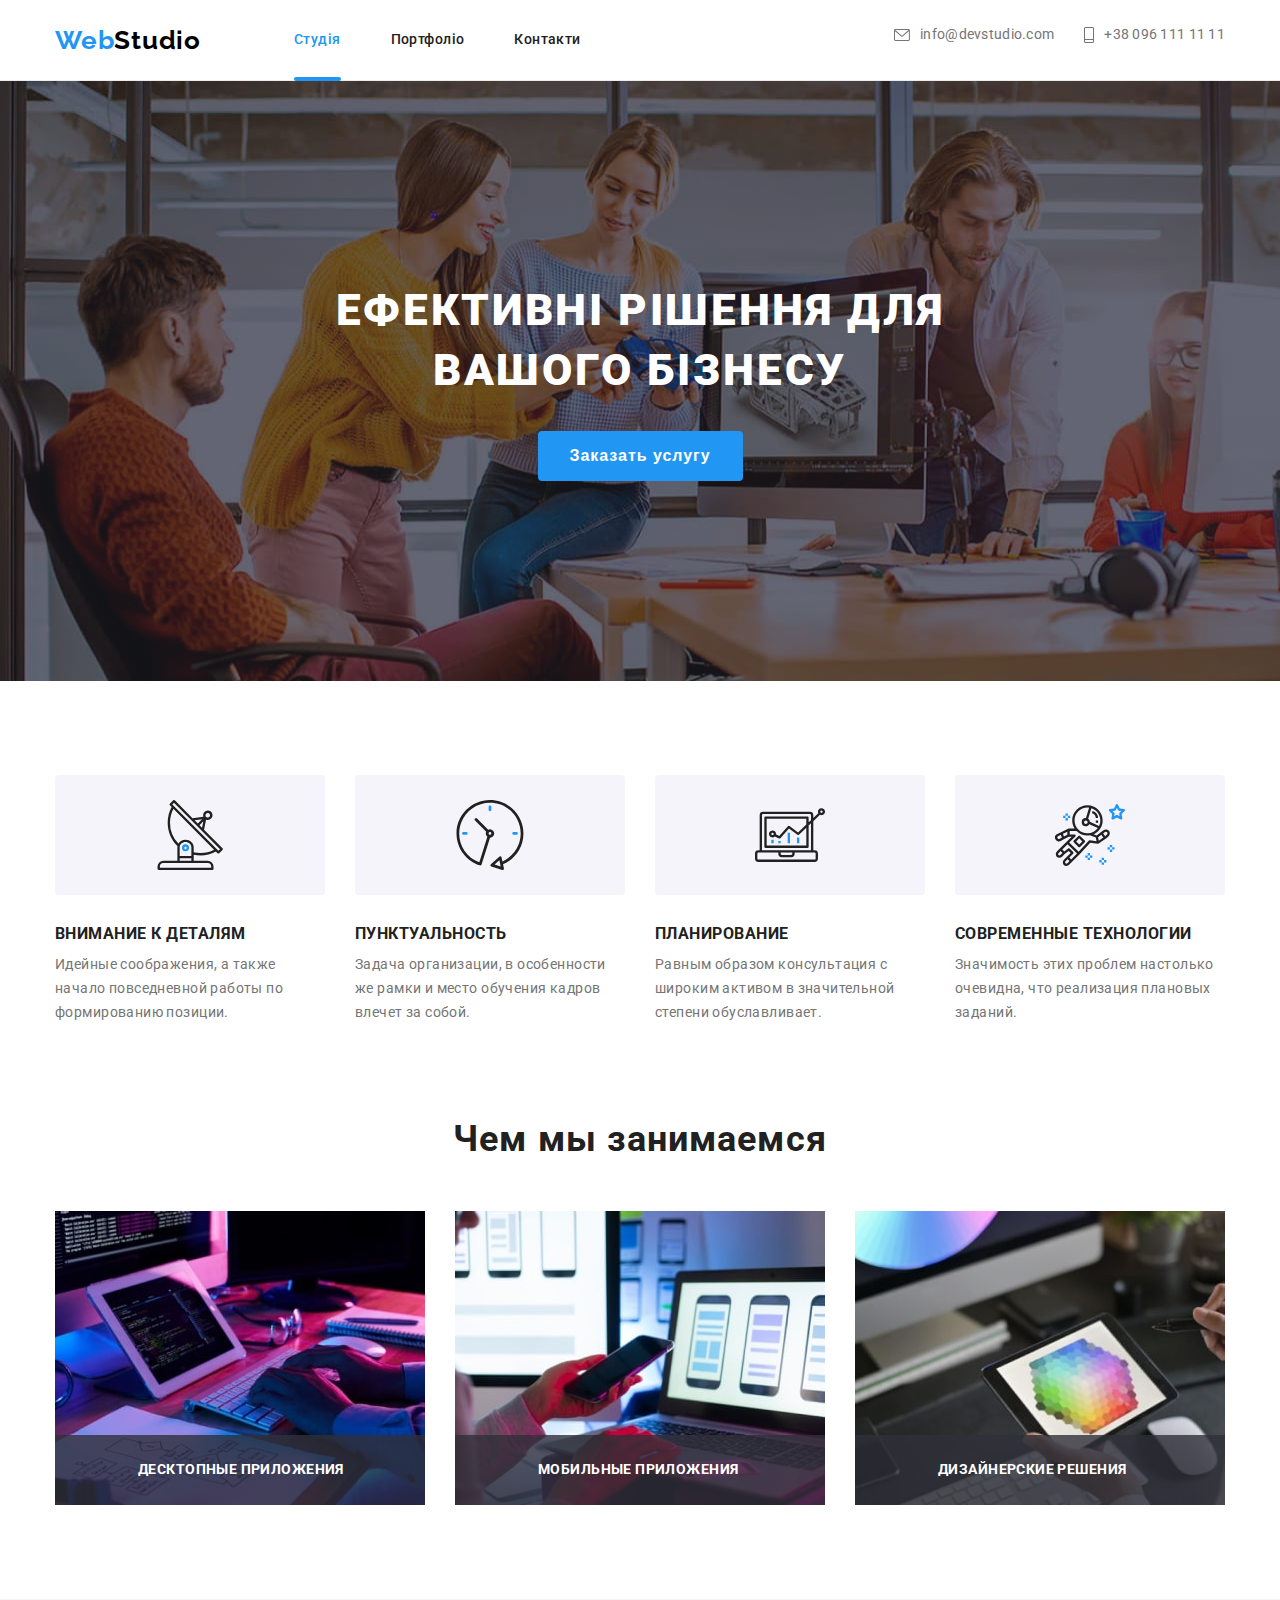
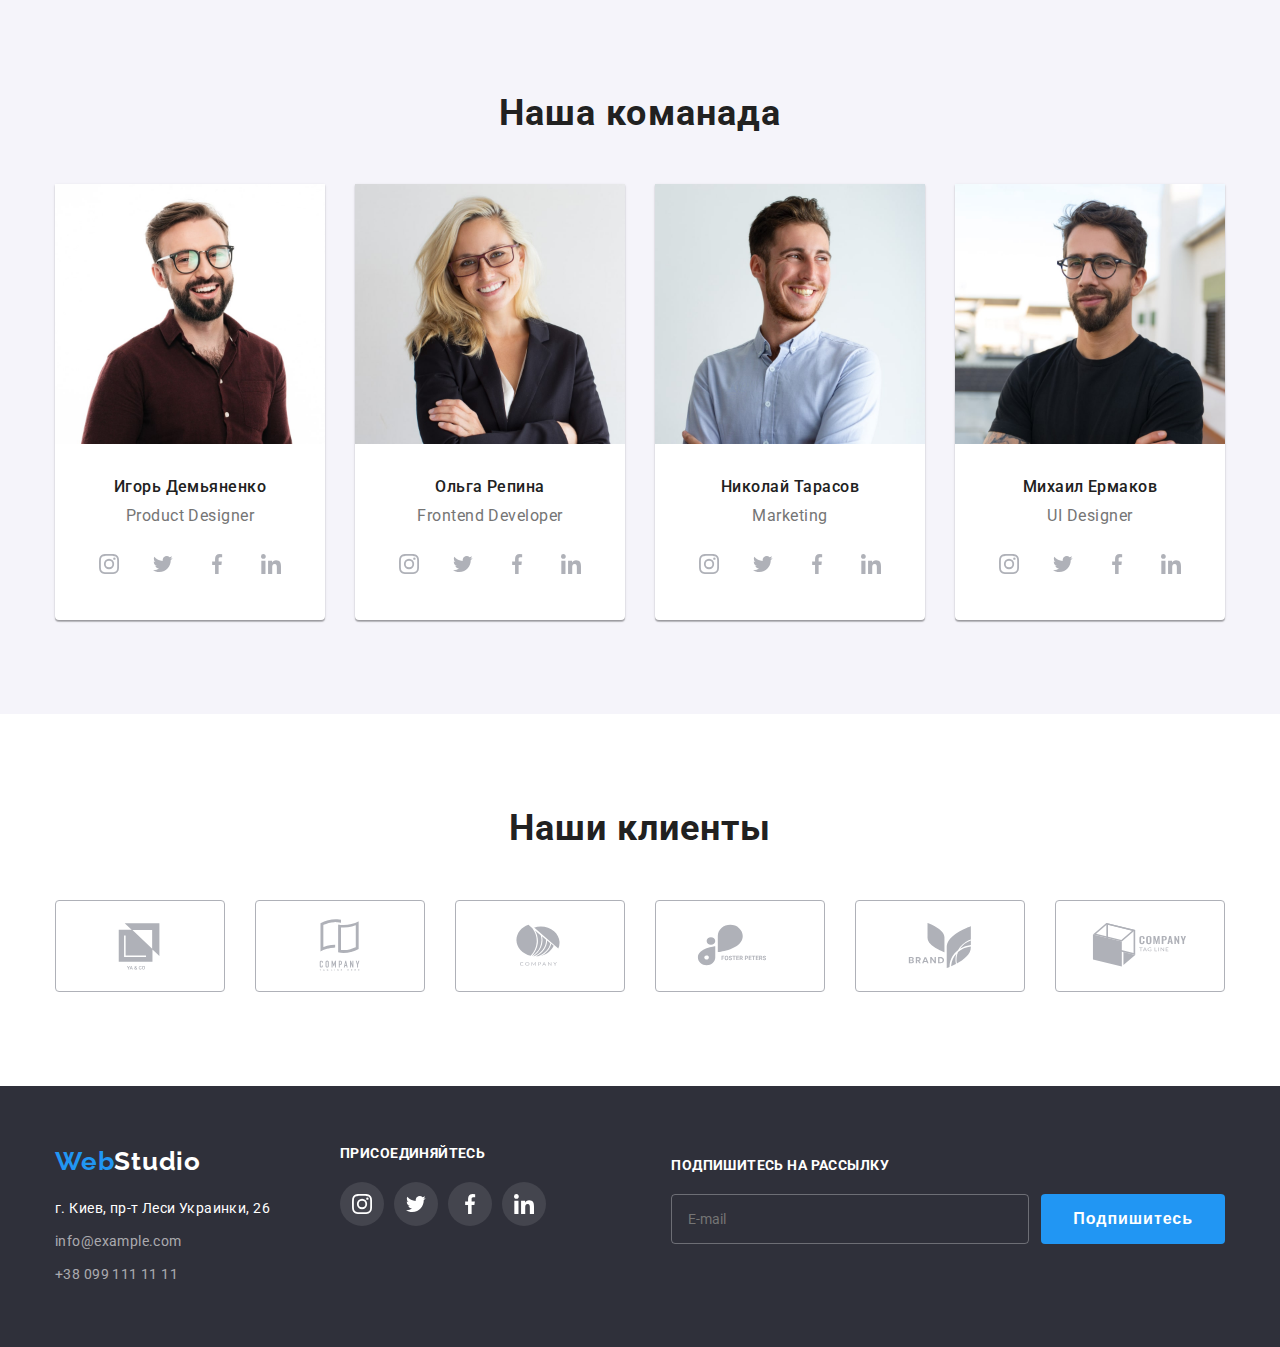
<file: index.html>
<!DOCTYPE html>
<html lang="ru">

<head>
    <meta charset="UTF-8">
    <meta http-equiv="X-UA-Compatible" content="IE=edge">
    <meta name="viewport" content="width=device-width, initial-scale=1.0">
    <title>Document</title>
    <link rel="preconnect" href="https://fonts.googleapis.com">
    <link rel="preconnect" href="https://fonts.gstatic.com" crossorigin>
    <link href="https://fonts.googleapis.com/css2?family=Raleway:wght@700&family=Roboto:wght@500;700;900&display=swap"
        rel="stylesheet">
    <link rel="stylesheet" href="https://cdn.jsdelivr.net/npm/modern-normalize@1.1.0/modern-normalize.min.css">
    <link rel="stylesheet" href="./css/main.min.css">
</head>

<body>
    <header class="site-header">
        <div class="site-header__container container">
                <a href="./index.html" class="logo link" lang="en"><span class="web-logo">Web</span>Studio</a>
                
                <button class="menu-button" data-menu-open>
                    <svg class="menu-button__icon">
                        <use href="./images/icons.svg#icon-menu-burger"></use>
                    </svg>
                </button>

                <nav>
                    <ul class="site-nav list">
                        <li class="site-nav__item item"><a class="site-nav__link link site-nav__link--current" href="./index.html">Студія</a></li>
                        <li class="site-nav__item item"><a class="site-nav__link link" href="./portfolio.html">Портфоліо</a></li>
                        <li class="site-nav__item item"><a class="site-nav__link link" href="">Контакти</a></li>
                    </ul>
                </nav>
                
                <ul class="site-contact list">
                    <li class="site-contact__item item">
                        <a class="site-contact__link link" href="mailto:">
                            <svg class="site-contact__icon">
                                <use href="./images/icons.svg#icon-mail"></use>
                            </svg>
                            info@devstudio.com
                        </a>
                    </li>
                    <li class="site-contact__item item">
                        <a class="site-contact__link link" href="tel:">
                            <svg class="site-contact__icon icon-phone">
                                <use href="./images/icons.svg#icon-phone"></use>
                            </svg>
                            +38 096 111 11 11
                        </a>
                    </li>
                </ul>
        </div>

        <div class="mobile-menu" data-menu>
            <div class="mobile-menu__container container">
                <button class="mobile-menu__btn" data-menu-close>
                    <svg class="mobile-menu__btn-icon">
                        <use href="./images/icons.svg#icon-cross"></use>
                    </svg>
                </button>

                <ul class="list mobile-menu__nav">
                    <li class="item mobile-menu__nav-item"><a class="link mobile-menu__nav-link current" href="./index.html">Студія</a></li>
                    <li class="item mobile-menu__nav-item"><a class="link mobile-menu__nav-link" href="./portfolio.html">Портфоліо</a></li>
                    <li class="item mobile-menu__nav-item"><a class="link mobile-menu__nav-link" href="">Контакти</a></li>
                </ul>

                <ul class="list mobile-menu__contact">
                    <li class="mobile-menu__contact-item"><a class="mobile-menu__contact-curent link" href="tel:0961111111">+38 096 111 11 11</a></li>
                    <li class="mobile-menu__contact-item"><a class="mobile-menu__contact-link link" href="mailto:info@devstudio.com">info@devstudio.com</a></li>
                </ul>

                <ul class="social-list list">
                    <li class="social-list__item"><a class="link social-list__link" href="">Instagram</a></li>
                    <li class="social-list__item"><a class="link social-list__link" href="">Twitter</a></li>
                    <li class="social-list__item"><a class="link social-list__link" href="">Facebook</a></li>
                    <li class="social-list__item"><a class="link social-list__link" href="">Linkedin</a></li>
                </ul>
            </div>
        </div>
    </header>

  <main>
        <section class="hero">
            <div class="container">
               <h1 class="hero__title">Ефективні рішення для<br> вашого бізнесу</h1> 

               <button class="hero__button btn" data-modal-open>Заказать услугу</button>
            </div>
        </section>

        <section class="features">
            <div class="container">
                <h2 hidden>Особенности</h2>

            <ul class="features__list list">
                <li class="features__item">
                    <div class="features__icon-box">
                        <svg class="features__icon">
                            <use href="./images/icons.svg#icon-satellite-dish"></use>
                        </svg>
                    </div>
                    <h3 class="features__title">Внимание к деталям</h3>
                    <p class="features__describe">
                        Идейные соображения, а также начало повседневной работы по формированию позиции.
                    </p>
                </li>

                <li class="features__item">
                    <div class="features__icon-box">
                        <svg class="features__icon">
                            <use href="./images/icons.svg#icon-clock"></use>
                        </svg>
                    </div>
                    <h3 class="features__title">Пунктуальность</h3>
                    <p class="features__describe">
                        Задача организации, в особенности же рамки и место обучения кадров влечет за собой.
                    </p>
                </li>

                <li class="features__item">
                    <div class="features__icon-box">
                        <svg class="features__icon">
                            <use href="./images/icons.svg#icon-diagram"></use>
                        </svg>
                    </div>
                    <h3 class="features__title">Планирование</h3>
                    <p class="features__describe">
                        Равным образом консультация с широким активом в значительной степени обуславливает.
                    </p>
                </li>

                <li class="features__item">
                    <div class="features__icon-box">
                        <svg class="features__icon">
                            <use href="./images/icons.svg#icon-astronaut"></use>
                        </svg>
                    </div>
                    <h3 class="features__title">Современные технологии</h3>
                    <p class="features__describe">
                        Значимость этих проблем настолько очевидна, что реализация плановых заданий.
                    </p>
                </li>
            </ul>
            </div>
        </section>

        <section class="occupation">
            <div class="container">
                <h2 class="occupation__title">Чем мы занимаемся</h2>

                <ul class="occupation__list list">
                    <li class="occupation__item">
                        <img class="occupation__image" srcset="./images/img1.jpg 1x, ./images/img1@2x.jpg 2x" src="./images/img1.jpg" alt="верстка сайта" width="370">
                        <h3 class="occupation__subtitle">Десктопные приложения</h3>
                    </li>

                    <li class="occupation__item">
                        <img class="occupation__image" srcset="./images/img2.jpg 1x, ./images/img2@2x.jpg 2x" src="./images/img2.jpg" alt="разработка приложения" width="370">
                        <h3 class="occupation__subtitle">Мобильные приложения</h3>
                    </li>

                    <li class="occupation__item">
                        <img class="occupation__image" srcset="./images/img3.jpg 1x, ./images/img3@2x.jpg 2x" src="./images/img3.jpg" alt="дизайн сайта" width="370">
                        <h3 class="occupation__subtitle">Дизайнерские решения</h3>
                    </li>
                </ul>
            </div>
        </section>

        <section class="team">
            <div class="container">
                <h2 class="team__title">Наша команада</h2>

                <ul class="team__list list">
                    <li class="team__item">
                        <picture>
                            <source srcset="./images/desktop-photo1.jpg 1x, ./images/desktop-photo1@2x.jpg 2x" media="(min-width: 1200px)">

                            <source srcset="./images/tablet-photo1.jpg 1x, ./images/tablet-photo1@2x.jpg 2x" media="(min-width: 768px)">

                            <source srcset="./images/mobile-photo1.jpg 1x, ./images/mobile-photo1@2x.jpg 2x" media="(max-width: 767px)">

                            <img src="./images/photo1.jpg" alt="" class="team__image">
                        </picture>

                        <h3 class="team__name">Игорь Демьяненко</h3>

                        <p class="team__role" lang="en">Product Designer</p>

                        <ul class="team__social-list list">
                            <li class="team__social">
                                <a href="" class="team__social-link">
                                    <svg class="team__social-icon">
                                        <use href="./images/icons.svg#icon-instagram"></use>
                                    </svg>
                                </a>
                            </li>

                            <li class="team__social">
                                <a href="" class="team__social-link">
                                    <svg class="team__social-icon">
                                        <use href="./images/icons.svg#icon-twitter"></use>
                                    </svg>
                                </a>
                            </li>

                            <li class="team__social">
                                <a href="" class="team__social-link">
                                    <svg class="team__social-icon">
                                        <use href="./images/icons.svg#icon-facebook"></use>
                                    </svg>
                                </a>
                            </li>

                            <li class="team__social">
                                <a href="" class="team__social-link">
                                    <svg class="team__social-icon">
                                        <use href="./images/icons.svg#icon-linkedin"></use>
                                    </svg>
                                </a>
                            </li>
                        
    
                        </ul>

                        
                    <li class="team__item">
                        <picture>
                            <source srcset="./images/desktop-photo2.jpg 1x, ./images/desktop-photo2@2x.jpg 2x" media="(min-width: 1200px)">

                            <source srcset="./images/tablet-photo2.jpg 1x, ./images/tablet-photo2@2x.jpg 2x" media="(min-width: 768px)">

                            <source srcset="./images/mobile-photo2.jpg 1x, ./images/mobile-photo2@2x.jpg 2x" media="(max-width: 767px)">

                            <img src="./images/photo1.jpg" alt="" class="team__image">
                        </picture>

                        <h3 class="team__name">Ольга Репина</h3>

                        <p class="team__role" lang="en">Frontend Developer</p>

                        <ul class="team__social-list list">
                            <li class="team__social">
                                <a href="" class="team__social-link">
                                    <svg class="team__social-icon">
                                        <use href="./images/icons.svg#icon-instagram"></use>
                                    </svg>
                                </a>
                            </li>

                            <li class="team__social">
                                <a href="" class="team__social-link">
                                    <svg class="team__social-icon">
                                        <use href="./images/icons.svg#icon-twitter"></use>
                                    </svg>
                                </a>
                            </li>

                            <li class="team__social">
                                <a href="" class="team__social-link">
                                    <svg class="team__social-icon">
                                        <use href="./images/icons.svg#icon-facebook"></use>
                                    </svg>
                                </a>
                            </li>

                            <li class="team__social">
                                <a href="" class="team__social-link">
                                    <svg class="team__social-icon">
                                        <use href="./images/icons.svg#icon-linkedin"></use>
                                    </svg>
                                </a>
                            </li>
                        
    
                        </ul>
                    </li>

                    <li class="team__item">
                        <picture>
                            <source srcset="./images/desktop-photo3.jpg 1x, ./images/desktop-photo3@2x.jpg 2x" media="(min-width: 1200px)">

                            <source srcset="./images/tablet-photo3.jpg 1x, ./images/tablet-photo3@2x.jpg 2x" media="(min-width: 768px)">

                            <source srcset="./images/mobile-photo3.jpg 1x, ./images/mobile-photo3@2x.jpg 2x" media="(max-width: 767px)">

                            <img src="./images/photo1.jpg" alt="" class="team__image">
                        </picture>

                        <h3 class="team__name">Николай Тарасов</h3>

                        <p class="team__role" lang="en">Marketing</p>

                        <ul class="team__social-list list">
                            <li class="team__social">
                                <a href="" class="team__social-link">
                                    <svg class="team__social-icon">
                                        <use href="./images/icons.svg#icon-instagram"></use>
                                    </svg>
                                </a>
                            </li>

                            <li class="team__social">
                                <a href="" class="team__social-link">
                                    <svg class="team__social-icon">
                                        <use href="./images/icons.svg#icon-twitter"></use>
                                    </svg>
                                </a>
                            </li>

                            <li class="team__social">
                                <a href="" class="team__social-link">
                                    <svg class="team__social-icon">
                                        <use href="./images/icons.svg#icon-facebook"></use>
                                    </svg>
                                </a>
                            </li>

                            <li class="team__social">
                                <a href="" class="team__social-link">
                                    <svg class="team__social-icon">
                                        <use href="./images/icons.svg#icon-linkedin"></use>
                                    </svg>
                                </a>
                            </li>
                        
    
                        </ul>
                    </li>

                    <li class="team__item">
                        <picture>
                            <source srcset="./images/desktop-photo4.jpg 1x, ./images/desktop-photo4@2x.jpg 2x" media="(min-width: 1200px)">

                            <source srcset="./images/tablet-photo4.jpg 1x, ./images/tablet-photo4@2x.jpg 2x" media="(min-width: 768px)">

                            <source srcset="./images/mobile-photo4.jpg 1x, ./images/mobile-photo4@2x.jpg 2x" media="(max-width: 767px)">

                            <img src="./images/photo1.jpg" alt="" class="team__image">
                        </picture>

                        <h3 class="team__name">Михаил Ермаков</h3>

                        <p class="team__role" lang="en">UI Designer</p>
                        
                        <ul class="team__social-list list">
                            <li class="team__social">
                                <a href="" class="team__social-link">
                                    <svg class="team__social-icon">
                                        <use href="./images/icons.svg#icon-instagram"></use>
                                    </svg>
                                </a>
                            </li>

                            <li class="team__social">
                                <a href="" class="team__social-link">
                                    <svg class="team__social-icon">
                                        <use href="./images/icons.svg#icon-twitter"></use>
                                    </svg>
                                </a>
                            </li>

                            <li class="team__social">
                                <a href="" class="team__social-link">
                                    <svg class="team__social-icon">
                                        <use href="./images/icons.svg#icon-facebook"></use>
                                    </svg>
                                </a>
                            </li>

                            <li class="team__social">
                                <a href="" class="team__social-link">
                                    <svg class="team__social-icon">
                                        <use href="./images/icons.svg#icon-linkedin"></use>
                                    </svg>
                                </a>
                            </li>
                        
    
                        </ul>
                    </li>
                </ul>
            </div>
        </section>

        <section class="customers">
            <div class="container">
                <h2 class="customers__title">Наши клиенты</h2>

                <ul class="customers__list list">
                    <li class="customers__item">
                        <a href="" class="customers__link">
                            <svg class="customers__icon">
                                <use href="./images/icons.svg#icon-company-1"></use>
                            </svg>
                        </a>
                    </li>

                    <li class="customers__item">
                        <a href="" class="customers__link">
                            <svg class="customers__icon">
                                <use href="./images/icons.svg#icon-company-2"></use>
                            </svg>
                        </a>
                    </li>

                    <li class="customers__item">
                        <a href="" class="customers__link">
                            <svg class="customers__icon">
                                <use href="./images/icons.svg#icon-company-3"></use>
                            </svg>
                        </a>
                    </li>
                    
                    <li class="customers__item">
                        <a href="" class="customers__link">
                            <svg class="customers__icon">
                                <use href="./images/icons.svg#icon-company-4"></use>
                            </svg>
                        </a>
                    </li>

                    <li class="customers__item">
                        <a href="" class="customers__link">
                            <svg class="customers__icon">
                                <use href="./images/icons.svg#icon-company-5"></use>
                            </svg>
                        </a>
                    </li>

                    <li class="customers__item">
                        <a href="" class="customers__link">
                            <svg class="customers__icon">
                                <use href="./images/icons.svg#icon-company-6"></use>
                            </svg>
                        </a>
                    </li>
                </ul>
            </div>
        </section>
    </main>

    <footer class="site-footer">
        <div class="container">
            <div class="site-footer__container">
                <div class="address-container">
                    <a href="index.html" class="logo link" lang="en"><span class="web-logo footer__web-logo">Web</span>Studio</a>
                    
                    <address>
                        <p class="address-container__text">г. Киев, пр-т Леси Украинки, 26</p>
                        <ul class="list">
                            <li class="address-container__item item"><a class="address-container__link link" href="mailto:" lang="en">info@example.com</a></li>
                            <li class="address-container__item item"><a class="address-container__link link" href="tel:">+38 099 111 11 11</a></li>
                        </ul>
                    </address>
                </div>
    
                <div class="social-container">
                    <p class="social-container__text">Присоединяйтесь</p>
    
                    <ul class="social-container__list list">
                        <li class="social-container__item item">
                            <a href="" class="social-container__link">
                                <svg class="social-container__icon">
                                    <use href="./images/icons.svg#icon-instagram"></use>
                                </svg>
                            </a>
                        </li>
    
                        <li class="social-container__item item">
                            <a href="" class="social-container__link">
                                <svg class="social-container__icon">
                                    <use href="./images/icons.svg#icon-twitter"></use>
                                </svg>
                            </a>
                        </li>
    
                        <li class="social-container__item item">
                            <a href="" class="social-container__link">
                                <svg class="social-container__icon">
                                    <use href="./images/icons.svg#icon-facebook"></use>
                                </svg>
                            </a>
                        </li>
    
                        <li class="social-container__item item">
                            <a href="" class="social-container__link">
                                <svg class="social-container__icon">
                                    <use href="./images/icons.svg#icon-linkedin"></use>
                                </svg>
                            </a>
                        </li>
                    </ul>
                </div>
            </div>

            <div class="subscribe">
                <p class="subscribe__text">Подпишитесь на рассылку</p>

                <form class="subscribe__form">
                    <input class="subscribe__field input-field" type="email" placeholder="E-mail">

                    <button type="submit" class="subscribe__button btn">
                        Подпишитесь
                    </button>
                </form>
            </div>
        </div>
    </footer>

     <div class="backdrop is-hidden" data-modal>
        <div class="modal">
            <button class="modal__button" data-modal-close>
                <svg class="modal__button-icon">
                    <use href="./images/icons.svg#icon-cross"></use>
                </svg>
            </button>

            <form class="order">
                <p class="order__text">Залиште свої дані, ми вам перетелефонуємо</p>

                <label class="order__label">
                    Ім'я
                    <input class="order__field input-field" type="text" name="name">
                    <svg class="order__icon-name order__icon">
                        <use href="./images/icons.svg#icon-name"></use>
                    </svg>
                </label>

                <label class="order__label">
                    Телефон
                    <input class="order__field input-field" type="tel" name="tel">
                    <svg class="order__icon-tel order__icon">
                        <use href="./images/icons.svg#icon-tel"></use>
                    </svg>
                </label>

                <label class="order__label">
                    Пошта
                    <input class="order__field input-field" type="email" name="email">
                    <svg class="order__icon-email order__icon">
                        <use href="./images/icons.svg#icon-email"></use>
                    </svg>
                </label>

                <label class="order__comment">
                    Коментар
                    <textarea class="order__comment-text input-field" name="comment" placeholder="Введіт текст"></textarea>
                </label>

                <label class="order__confirm">
                    <input class="confirm-check" type="checkbox">
                    <span class="check-icon"></span>
                    Погоджуюсь з розсилкою і прймаю<span><a class="order__confirm-link" href="">&nbsp;Умови договору</a></span>
                </label>

                <button class="order__submit btn" type="submit">Отправить</button>
            </form>
        </div>
    </div>

    <script src="./js/mobile-menu.js"></script>
    <script src="./js/modal.js"></script>
</body>
</html>
</file>
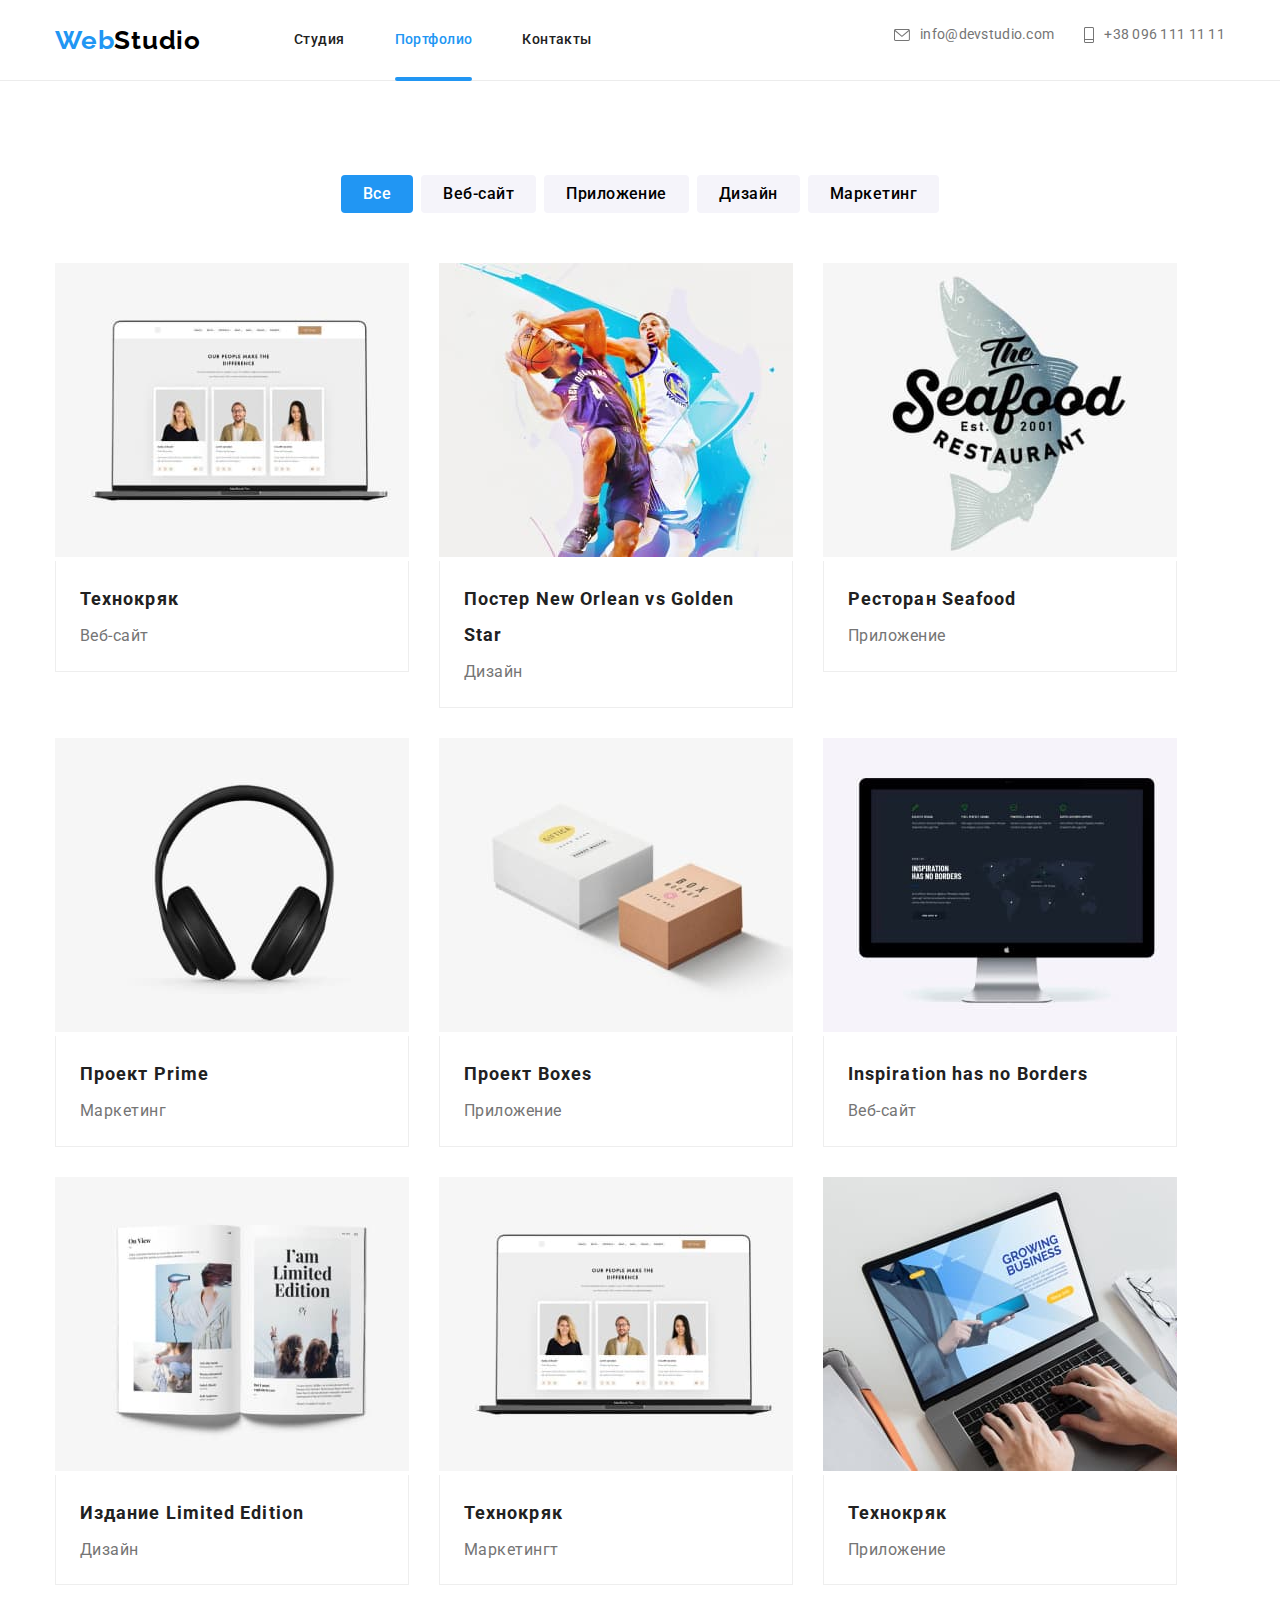
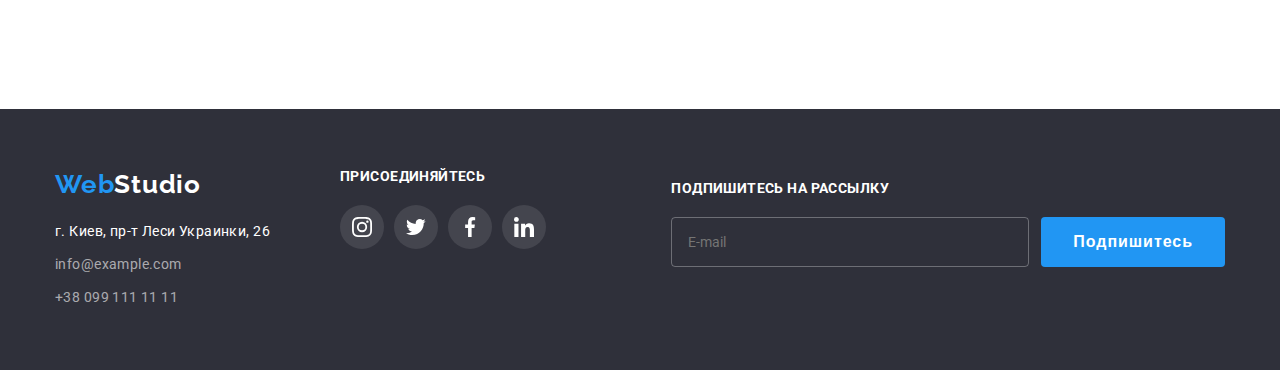
<file: portfolio.html>
<!DOCTYPE html>
<html lang="ru">
<head>
    <meta charset="UTF-8">
    <meta http-equiv="X-UA-Compatible" content="IE=edge">
    <meta name="viewport" content="width=device-width, initial-scale=1.0">
    <title>Document</title>
    <link rel="preconnect" href="https://fonts.googleapis.com">
    <link rel="preconnect" href="https://fonts.gstatic.com" crossorigin>
    <link href="https://fonts.googleapis.com/css2?family=Raleway:wght@700&family=Roboto:wght@500;700;900&display=swap"
        rel="stylesheet">
    <link rel="stylesheet" href="https://cdn.jsdelivr.net/npm/modern-normalize@1.1.0/modern-normalize.min.css">
    <link rel="stylesheet" href="./css/main.min.css">
</head>

<body>
    <header class="site-header">
        <div class="site-header__container container">
                <a href="./index.html" class="logo link" lang="en"><span class="web-logo">Web</span>Studio</a>

                <button class="menu-button" data-menu-open>
                    <svg class="menu-button__icon">
                        <use href="./images/icons.svg#icon-menu-burger"></use>
                    </svg>
                </button>
                
                <nav>
                    <ul class="site-nav list">
                        <li class="site-nav__item"><a class="site-nav__link link" href="./index.html">Студия</a></li>
                        <li class="site-nav__item"><a class="site-nav__link link site-nav__link--current" href="./portfolio.html">Портфолио</a></li>
                        <li class="site-nav__item"><a class="site-nav__link link" href="">Контакты</a></li>
                    </ul>
                </nav>
                
                <ul class="site-contact list">
                    <li class="site-contact__item">
                        <a class="site-contact__link link" href="mailto:">
                            <svg class="site-contact__icon">
                                <use href="./images/icons.svg#icon-mail"></use>
                            </svg>
                            info@devstudio.com
                        </a>
                    </li>
                    <li class="site-contact__item">
                        <a class="site-contact__link link" href="tel:">
                            <svg class="site-contact__icon icon-phone">
                                <use href="./images/icons.svg#icon-phone"></use>
                            </svg>
                            +38 096 111 11 11
                        </a>
                    </li>
                </ul>
        </div>

        <div class="mobile-menu" data-menu>
            <div class="mobile-menu__container container">
                <button class="mobile-menu__btn" data-menu-close>
                    <svg class="mobile-menu__btn-icon">
                        <use href="./images/icons.svg#icon-cross"></use>
                    </svg>
                </button>

                <ul class="list mobile-menu__nav">
                    <li class="item mobile-menu__nav-item"><a class="link mobile-menu__nav-link" href="./index.html">Студія</a></li>
                    <li class="item mobile-menu__nav-item"><a class="link mobile-menu__nav-link current" href="./portfolio.html">Портфоліо</a></li>
                    <li class="item mobile-menu__nav-item"><a class="link mobile-menu__nav-link" href="">Контакти</a></li>
                </ul>

                <ul class="list mobile-menu__contact">
                    <li class="mobile-menu__contact-item"><a class="mobile-menu__contact-curent link" href="tel:0961111111">+38 096 111 11 11</a></li>
                    <li class="mobile-menu__contact-item"><a class="mobile-menu__contact-link link" href="mailto:info@devstudio.com">info@devstudio.com</a></li>
                </ul>

                <ul class="social-list list">
                    <li class="social-list__item"><a class="link social-list__link" href="">Instagram</a></li>
                    <li class="social-list__item"><a class="link social-list__link" href="">Twitter</a></li>
                    <li class="social-list__item"><a class="link social-list__link" href="">Facebook</a></li>
                    <li class="social-list__item"><a class="link social-list__link" href="">Linkedin</a></li>
                </ul>
            </div>
        </div>
    </header>

    <main>
        <section class="portfolio">
            <div class="container">
                <h1 hidden>Портфолио</h1>
    
                <ul class="filter portfolio__filter list">
                    <li class="filter__item"><button class="filter__button filter--current">Все</button></li>
    
                    <li class="filter__item"><button class="filter__button">Веб-сайт</button></li>
    
                    <li class="filter__item"><button class="filter__button">Приложение</button></li>
    
                    <li class="filter__item"><button class="filter__button">Дизайн</button></li>
    
                    <li class="filter__item"><button class="filter__button">Маркетинг</button></li>
                </ul>
    
                <ul class="card-set list">
                    <li class="card-set__item">
                        <a class="card-set__link link" href="">
                            <div class="hidden-content">

                                <picture>
                                    <source srcset="./images/desktop-portfolio-website-img.jpg 1x, ./images/desktop-portfolio-website-img@2x.jpg 2x" media="(min-width: 1200px)">

                                    <source srcset="./images/tablet-portfolio-website-img.jpg 1x, ./images/tablet-portfolio-website-img@2x.jpg 2x" media="(min-width: 768px)">

                                    <source srcset="./images/mobile-portfolio-website-img.jpg 1x, ./images/mobile-portfolio-website-img@2x.jpg 2x" media="(max-width: 767px)">

                                    <img class="card-set__image" src="./images/portfolio-website-img.jpg" alt="ноутбук">
                                </picture>
                                <div class="overlay-content">
                                    <p class="hidden-content__text">Ресурс предлагает комплексные предложения с разным уровнем функционала и сервисов. Все это позволит посетителю получить исчерпывающие сведения о компании или частном лице.</p>
                                </div>
                            </div>
                        
                            <div class="portfolio__container">
                                <h2 class="card-set__title">Технокряк<span lang="en"></span></h2>
        
                                <p class="card-set__description">Веб-сайт</p>
                            </div>
                        </a>
                    </li>
    
                    <li class="card-set__item">
                        <a class="card-set__link link" href="">
                            <div class="hidden-content">

                                <picture>
                                    <source srcset="./images/desktop-portfolio-poster-img.jpg 1x, ./images/desktop-portfolio-poster-img@2x.jpg 2x" media="(min-width: 1200px)">

                                    <source srcset="./images/tablet-portfolio-poster-img.jpg 1x, ./images/tablet-portfolio-poster-img@2x.jpg 2x" media="(min-width: 768px)">

                                    <source srcset="./images/mobile-portfolio-poster-img.jpg 1x, ./images/mobile-portfolio-poster-img@2x.jpg 2x" media="(max-width: 767px)">

                                    <img class="card-set__image" src="./images/portfolio-poster-img.jpg" alt="баскетбольный постер">
                                </picture>
                                
                                <div class="overlay-content">
                                    <p class="hidden-content__text">Ресурс предлагает комплексные предложения с разным уровнем функционала и сервисов. Все это позволит посетителю получить исчерпывающие сведения о компании или частном лице.</p>
                                </div>
                            </div>
                        
                            <div class="portfolio__container">
                                <h2 class="card-set__title">Постер <span lang="en">New Orlean vs Golden Star</span></h2>
        
                                <p class="card-set__description">Дизайн</p>
                            </div>
                        </a>
                    </li>
    
                    <li class="card-set__item">
                        <a class="card-set__link link" href="">
                            <div class="hidden-content">

                                <picture>
                                    <source srcset="./images/desktop-portfolio-fishposter-img.jpg 1x, ./images/desktop-portfolio-fishposter-img@2x.jpg 2x" media="(min-width: 1200px)">

                                    <source srcset="./images/tablet-portfolio-fishposter-img.jpg 1x, ./images/tablet-portfolio-fishposter-img@2x.jpg 2x" media="(min-width: 768px)">

                                    <source srcset="./images/mobile-portfolio-fishposter-img.jpg 1x, ./images/mobile-portfolio-fishposter-img@2x.jpg 2x" media="(max-width: 767px)">

                                    <img class="card-set__image" src="./images/portfolio-fishposter-img.jpg" alt="рыбный постер">
                                </picture>
                                
                                <div class="overlay-content">
                                    <p class="hidden-content__text">Ресурс предлагает комплексные предложения с разным уровнем функционала и сервисов. Все это позволит посетителю получить исчерпывающие сведения о компании или частном лице.</p>
                                </div>
                            </div>
                        
                            <div class="portfolio__container">
                                <h2 class="card-set__title">Ресторан <span lang="en">Seafood</span></h2>
        
                                <p class="card-set__description">Приложение</p>
                            </div>
                        </a>
                    </li>
    
                    <li class="card-set__item">
                        <a class="card-set__link link" href="">
                            <div class="hidden-content">

                                <picture>
                                    <source srcset="./images/desktop-portfolio-earphones-img.jpg 1x, ./images/desktop-portfolio-earphones-img@2x.jpg 2x" media="(min-width: 1200px)">

                                    <source srcset="./images/tablet-portfolio-earphones-img.jpg 1x, ./images/tablet-portfolio-earphones-img@2x.jpg 2x" media="(min-width: 768px)">

                                    <source srcset="./images/mobile-portfolio-earphones-img.jpg 1x, ./images/mobile-portfolio-earphones-img@2x.jpg 2x" media="(max-width: 767px)">

                                    <img class="card-set__image" src="./images/portfolio-earphones-img.jpg" alt="наушники">
                                </picture>
                                
                                <div class="overlay-content">
                                    <p class="hidden-content__text">Ресурс предлагает комплексные предложения с разным уровнем функционала и сервисов. Все это позволит посетителю получить исчерпывающие сведения о компании или частном лице.</p>
                                </div>
                            </div>
                        
                            <div class="portfolio__container">
                                <h2 class="card-set__title">Проект <span lang="en">Prime</span></h2>
        
                                <p class="card-set__description">Маркетинг</p>
                            </div>
                        </a>
                    </li>
    
                    <li class="card-set__item">
                        <a class="card-set__link link" href="">
                            <div class="hidden-content">

                                <picture>
                                    <source srcset="./images/desktop-portfolio-box-img.jpg 1x, ./images/desktop-portfolio-box-img@2x.jpg 2x" media="(min-width: 1200px)">

                                    <source srcset="./images/tablet-portfolio-box-img.jpg 1x, ./images/tablet-portfolio-box-img@2x.jpg 2x" media="(min-width: 768px)">

                                    <source srcset="./images/mobile-portfolio-box-img.jpg 1x, ./images/mobile-portfolio-box-img@2x.jpg 2x" media="(max-width: 767px)">

                                    <img class="card-set__image" src="./images/portfolio-box-img.jpg" alt="коробки">
                                </picture>
                                
                                <div class="overlay-content">
                                    <p class="hidden-content__text">Ресурс предлагает комплексные предложения с разным уровнем функционала и сервисов. Все это позволит посетителю получить исчерпывающие сведения о компании или частном лице.</p>
                                </div>
                            </div>
                        
                            <div class="portfolio__container">
                                <h2 class="card-set__title">Проект <span lang="en">Boxes</span></h2>
        
                                <p class="card-set__description">Приложение</p>
                            </div>
                        </a>
                    </li>
    
                    <li class="card-set__item">
                        <a class="card-set__link link" href="">
                            <div class="hidden-content">

                                <picture>
                                    <source srcset="./images/desktop-portfolio-website-pc-img.jpg 1x, ./images/desktop-portfolio-website-pc-img@2x.jpg 2x" media="(min-width: 1200px)">

                                    <source srcset="./images/tablet-portfolio-website-pc-img.jpg 1x, ./images/tablet-portfolio-website-pc-img@2x.jpg 2x" media="(min-width: 768px)">

                                    <source srcset="./images/mobile-portfolio-website-pc-img.jpg 1x, ./images/mobile-portfolio-website-pc-img@2x.jpg 2x" media="(max-width: 767px)">

                                    <img class="card-set__image" src="./images/portfolio-website-pc-img.jpg" alt="персональный компьютер">
                                </picture>
                                
                                <div class="overlay-content">
                                    <p class="hidden-content__text">Ресурс предлагает комплексные предложения с разным уровнем функционала и сервисов. Все это позволит посетителю получить исчерпывающие сведения о компании или частном лице.</p>
                                </div>
                            </div>
                        
                            <div class="portfolio__container">
                                <h2 class="card-set__title"><span lang="en">Inspiration has no Borders</span></h2>
        
                                <p class="card-set__description">Веб-сайт</p>
                            </div>
                        </a>
                    </li>
    
                    <li class="card-set__item">
                        <a class="card-set__link link" href="">
                            <div class="hidden-content">

                                <picture>
                                    <source srcset="./images/desktop-portfolio-magazine-img.jpg 1x, ./images/desktop-portfolio-magazine-img@2x.jpg 2x" media="(min-width: 1200px)">

                                    <source srcset="./images/tablet-portfolio-magazine-img.jpg 1x, ./images/tablet-portfolio-magazine-img@2x.jpg 2x" media="(min-width: 768px)">

                                    <source srcset="./images/mobile-portfolio-magazine-img.jpg 1x, ./images/mobile-portfolio-magazine-img@2x.jpg 2x" media="(max-width: 767px)">

                                    <img class="card-set__image" src="./images/portfolio-magazine-img.jpg" alt="журнал">
                                </picture>
                                
                                <div class="overlay-content">
                                    <p class="hidden-content__text">Ресурс предлагает комплексные предложения с разным уровнем функционала и сервисов. Все это позволит посетителю получить исчерпывающие сведения о компании или частном лице.</p>
                                </div>
                            </div>
                        
                            <div class="portfolio__container">
                                <h2 class="card-set__title">Издание <span lang="en">Limited Edition</span></h2>
        
                                <p class="card-set__description">Дизайн</p>
                            </div>
                        </a>
                    </li>
    
                    <li class="card-set__item">
                        <a class="card-set__link link" href="">
                            <div class="hidden-content">

                                <picture>
                                    <source srcset="./images/desktop-portfolio-website-img.jpg 1x, ./images/desktop-portfolio-tag-img@2x.jpg 2x" media="(min-width: 1200px)">

                                    <source srcset="./images/tablet-portfolio-tag-img.jpg 1x, ./images/tablet-portfolio-tag-img@2x.jpg 2x" media="(min-width: 768px)">

                                    <source srcset="./images/mobile-portfolio-tag-img.jpg 1x, ./images/mobile-portfolio-tag-img@2x.jpg 2x" media="(max-width: 767px)">

                                    <img class="card-set__image" src="./images/portfolio-tag-img.jpg" alt="бирка">
                                </picture>
                                
                                <div class="overlay-content">
                                    <p class="hidden-content__text">Ресурс предлагает комплексные предложения с разным уровнем функционала и сервисов. Все это позволит посетителю получить исчерпывающие сведения о компании или частном лице.</p>
                                </div>
                            </div>
                        
                            <div class="portfolio__container">
                                <h2 class="card-set__title">Технокряк<span lang="en"></span></h2>
        
                                <p class="card-set__description">Маркетингт</p>
                            </div>
                        </a>
                    </li>

                    <li class="card-set__item">
                        <a class="card-set__link link" href="">
                            <div class="hidden-content">

                                <picture>
                                    <source srcset="./images/desktop-portfolio-laptop-img.jpg 1x, ./images/desktop-portfolio-laptop-img@2x.jpg 2x" media="(min-width: 1200px)">

                                    <source srcset="./images/tablet-portfolio-laptop-img.jpg 1x, ./images/tablet-portfolio-laptop-img@2x.jpg 2x" media="(min-width: 768px)">

                                    <source srcset="./images/mobile-portfolio-laptop-img.jpg 1x, ./images/mobile-portfolio-laptop-img@2x.jpg 2x" media="(max-width: 767px)">

                                    <img class="card-set__image" src="./images/portfolio-laptop-img.jpg" alt="ноутбук">
                                </picture>
                                
                                <div class="overlay-content">
                                    <p class="hidden-content__text">Ресурс предлагает комплексные предложения с разным уровнем функционала и сервисов. Все это позволит посетителю получить исчерпывающие сведения о компании или частном лице.</p>
                                </div>
                            </div>
                        
                            <div class="portfolio__container">
                                <h2 class="card-set__title">Технокряк<span lang="en"></span></h2>
        
                                <p class="card-set__description">Приложение</p>
                            </div>
                        </a>
                    </li>
                </ul>
            </div>
        </section>
    </main>

    <footer class="site-footer">
        <div class="container">
            <div class="site-footer__container">
                <div class="address-container">
                    <a href="index.html" class="logo link" lang="en"><span class="web-logo footer__web-logo">Web</span>Studio</a>
                    
                    <address>
                        <p class="address-container__text">г. Киев, пр-т Леси Украинки, 26</p>
                        <ul class="list">
                            <li class="address-container__item item"><a class="address-container__link link" href="mailto:" lang="en">info@example.com</a></li>
                            <li class="address-container__item item"><a class="address-container__link link" href="tel:">+38 099 111 11 11</a></li>
                        </ul>
                    </address>
                </div>
    
                <div class="social-container">
                    <p class="social-container__text">Присоединяйтесь</p>
    
                    <ul class="social-container__list list">
                        <li class="social-container__item item">
                            <a href="" class="social-container__link">
                                <svg class="social-container__icon">
                                    <use href="./images/icons.svg#icon-instagram"></use>
                                </svg>
                            </a>
                        </li>
    
                        <li class="social-container__item item">
                            <a href="" class="social-container__link">
                                <svg class="social-container__icon">
                                    <use href="./images/icons.svg#icon-twitter"></use>
                                </svg>
                            </a>
                        </li>
    
                        <li class="social-container__item item">
                            <a href="" class="social-container__link">
                                <svg class="social-container__icon">
                                    <use href="./images/icons.svg#icon-facebook"></use>
                                </svg>
                            </a>
                        </li>
    
                        <li class="social-container__item item">
                            <a href="" class="social-container__link">
                                <svg class="social-container__icon">
                                    <use href="./images/icons.svg#icon-linkedin"></use>
                                </svg>
                            </a>
                        </li>
                    </ul>
                </div>
            </div>

            <div class="subscribe">
                <p class="subscribe__text">Подпишитесь на рассылку</p>

                <form class="subscribe__form">
                    <input class="subscribe__field input-field" type="email" placeholder="E-mail">

                    <button type="submit" class="subscribe__button btn">
                        Подпишитесь
                    </button>
                </form>
            </div>
        </div>
    </footer>

    <script src="./js/mobile-menu.js"></script>
</body>
</html>
</file>
<file: css/main.min.css>
:root{--primery-text-color: #212121;--secondary-text-color: #ffffff;--accent-color: #2196f3;--secondary-accent-color: #188ce8;--logo-black-color: #000000;--header-border-color: #ececec;--secondary-bg-color: #2f303a;--contact-color: #757575;--footer-contact-color: rgba(255, 255, 255, 0.6);--elements-bg-color: rgba(255, 255, 255, 0.1);--input-border-color: rgba(255, 255, 255, 0.3);--backdrop-color: rgba(0, 0, 0, 0.2);--button-border-color: rgba(0, 0, 0, 0.1);--modal-input-border-color: rgba(33, 33, 33, 0.2);--secondary-section-bg-color: #f5f4fa;--semi-transparent-bg: rgba(47, 48, 58, 0.8);--hidden-content-bg-color: rgba(33, 150, 243, 0.9);--icon-color: #afb1b8}body{box-sizing:border-box;font-size:14px;line-height:1.14;font-family:"Roboto",sans-serif;color:var(--primery-text-color)}h1,h2,h3,h4,h5,h6,p,ul,li{margin:0;padding:0}.list{list-style-type:none}.link{text-decoration:none}.container{width:480px;margin:0 auto;padding-right:15px;padding-left:15px}@media screen and (max-width: 479px){.container{width:100%}}@media screen and (min-width: 768px){.container{width:768px}}@media screen and (min-width: 1200px){.container{width:1200px}}.btn{display:block;padding:10px 32px;font-family:"Robot",sans-serif;font-weight:700;color:var(--secondary-text-color);font-size:16px;line-height:1.87;letter-spacing:.06em;background-color:var(--accent-color);border:none;border-radius:4px;cursor:pointer}.btn:hover,.btn:focus{background-color:var(--secondary-accent-color);box-shadow:0px 4px 4px var(--elements-bg-color)}.mobile-menu{position:fixed;top:0;left:0;z-index:100;width:100%;height:100%;background-color:var(--secondary-text-color);opacity:0;visibility:none;pointer-events:none;transition:opacity 250ms cubic-bezier(0.4, 0, 0.2, 1),visibility 250ms cubic-bezier(0.4, 0, 0.2, 1)}.mobile-menu.is-open{opacity:1;visibility:visible;pointer-events:auto}.mobile-menu__container{width:480px;position:relative}@media screen and (max-width: 479px){.mobile-menu__container{width:100%}}.mobile-menu__nav{margin-left:25px;padding-top:48px}.mobile-menu__nav-item:not(:last-child){margin-bottom:32px}.mobile-menu__contact{margin-top:auto;margin-left:25px;margin-bottom:64px}.mobile-menu__contact-item:first-child{margin-bottom:32px;font-size:34px;line-height:1.17}.mobile-menu__contact-curent{color:var(--accent-color)}.mobile-menu__contact-link{color:var(--contact-color);font-size:28px;line-height:1.17}.mobile-menu__btn{position:absolute;top:10px;right:15px;margin-left:auto;border:none;background-color:rgba(0,0,0,0);padding:0;line-height:0}.mobile-menu__btn-icon{width:40px;height:40px}.mobile-menu__btn-icon:hover,.mobile-menu__btn-icon:focus{fill:var(--accent-color)}@media screen and (min-width: 768px){.mobile-menu{display:none}}.mobile-menu__nav{margin-bottom:302px}.mobile-menu__nav-link{display:inline-block;color:var(--primery-text-color)}.mobile-menu__nav-link{font-size:40px;line-height:1.17}.mobile-menu__nav-link:hover,.mobile-menu__nav-link:focus{color:var(--accent-color)}.social-list{display:flex;margin-left:25px}.social-list__item:not(:last-of-type){padding-right:10px;border-right:1px solid var(--modal-input-border-color)}.social-list__item:not(:first-of-type){padding-left:10px}.social-list__link{color:var(--accent-color);font-size:18px;line-height:1.22}.current{color:var(--accent-color)}.site-header{border-bottom:solid 1px var(--header-border-color);position:relative}.site-header__container{display:flex;align-items:center}.menu-button{margin-left:auto;border:none;background-color:rgba(0,0,0,0);padding:0;line-height:0}.menu-button__icon{width:40px;height:40px}@media screen and (min-width: 768px){.menu-button{display:none}}.logo{margin-right:88px;padding-top:24px;padding-bottom:24px;font-family:"Raleway",sans-serif;color:var(--logo-black-color);font-weight:700;font-size:26px;line-height:1.19;letter-spacing:.03em}.web-logo{color:var(--accent-color)}@media screen and (min-width: 1200px){.logo{margin-right:93px}}.site-nav{display:none}@media screen and (min-width: 768px){.site-nav{display:flex}.site-nav__link{position:relative;display:inline-block;padding-top:32px;padding-bottom:32px;color:var(--primery-text-color);font-weight:500;font-size:14px;line-height:1.14;letter-spacing:.03em;transition:color 250ms cubic-bezier(0.4, 0, 0.2, 1)}.site-nav__item:not(:last-child){margin-right:50px}.site-nav__link:hover,.site-nav__link:focus{color:var(--accent-color)}.site-nav__link--current{color:var(--accent-color)}.site-nav__link--current::after{content:"";position:absolute;bottom:-1px;display:block;width:100%;height:4px;background-color:var(--accent-color);border-radius:4px}}.site-contact{display:none}@media screen and (min-width: 768px){.site-contact{display:block;margin-left:auto}.site-contact__item:not(:last-child){margin-bottom:10px}.site-contact__link{display:flex;align-items:center;color:var(--contact-color);font-size:12px;line-height:1.17;letter-spacing:.02em;transition:color 250ms cubic-bezier(0.4, 0, 0.2, 1)}.site-contact__link:hover,.site-contact__link:focus{color:var(--accent-color)}.site-contact__icon{width:14px;height:10px;fill:currentColor;margin-right:10px}.icon-phone{width:10px;height:14px}}@media screen and (min-width: 1200px){.site-contact{display:flex}.site-contact__item:not(:last-child){margin-right:30px}.site-contact__link{font-size:14px;line-height:1.14}.site-contact__icon{width:16px;height:12px}.icon-phone{width:10px;height:16px}}.hero{padding-top:118px;padding-bottom:118px;background-image:linear-gradient(rgba(47, 48, 58, 0.4), rgba(47, 48, 58, 0.4)),url(../images/mobile-hero-img.jpg);background-size:cover;background-repeat:no-repeat;background-color:var(--secondary-bg-color)}.hero__title{margin-bottom:30px;color:var(--secondary-text-color);font-weight:900;font-size:26px;line-height:1.61;letter-spacing:.06em;text-align:center;text-transform:uppercase}.hero__button{margin-right:auto;margin-left:auto}@media(min-device-pixel-ratio: 2),(-webkit-min-device-pixel-ratio: 2),(min-resolution: 192dpi),(min-resolution: 2dppx){.hero{background-image:linear-gradient(rgba(47, 48, 58, 0.4), rgba(47, 48, 58, 0.4)),url(../images/mobile-hero-img@2x.jpg)}}@media screen and (min-width: 768px){.hero{background-image:linear-gradient(rgba(47, 48, 58, 0.4), rgba(47, 48, 58, 0.4)),url(../images/tablet-hero-img.jpg)}}@media screen and (min-width: 768px)and (min-device-pixel-ratio: 2),screen and (min-width: 768px)and (-webkit-min-device-pixel-ratio: 2),screen and (min-width: 768px)and (min-resolution: 192dpi),screen and (min-width: 768px)and (min-resolution: 2dppx){.hero{background-image:linear-gradient(rgba(47, 48, 58, 0.4), rgba(47, 48, 58, 0.4)),url(../images/tablet-hero-img@2x.jpg)}}@media screen and (min-width: 1200px){.hero{background-image:linear-gradient(rgba(47, 48, 58, 0.4), rgba(47, 48, 58, 0.4)),url(../images/desktop-hero-img.jpg);padding-top:200px;padding-bottom:200px}.hero__title{font-size:44px;line-height:1.36}}@media screen and (min-width: 1200px)and (min-device-pixel-ratio: 2),screen and (min-width: 1200px)and (-webkit-min-device-pixel-ratio: 2),screen and (min-width: 1200px)and (min-resolution: 192dpi),screen and (min-width: 1200px)and (min-resolution: 2dppx){.hero{background-image:linear-gradient(rgba(47, 48, 58, 0.4), rgba(47, 48, 58, 0.4)),url(../images/desktop-hero-img@2x.jpg)}}.features{padding-top:94px}.features__icon-box{display:flex;justify-content:center;align-items:center;width:100%;height:120px;margin-bottom:30px;background-color:var(--secondary-section-bg-color);border-radius:4px}.features__icon{width:70px;height:70px}.features__title{margin-bottom:10px;text-align:center;font-weight:700;line-height:1.14;letter-spacing:.03em;text-transform:uppercase}.features__describe{color:var(--contact-color);line-height:1.71;letter-spacing:.03em}@media screen and (min-width: 768px){.features__list{display:flex;flex-wrap:wrap}.features__icon-box{width:354px}.features__item{width:354px}.features__item:not(:nth-child(2n)){margin-right:30px}.features__title{text-align:start}}@media screen and (min-width: 1200px){.features__icon-box{width:270px}.features__item:not(:last-child){margin-right:30px}.features__item{width:270px}}.occupation{display:none}@media screen and (min-width: 1200px){.occupation{display:block;padding-top:94px;padding-bottom:94px}.occupation__title{margin-bottom:50px;font-weight:700;font-size:36px;line-height:1.16;text-align:center;letter-spacing:.03em}.occupation__list{display:flex}.occupation__item{position:relative;min-width:370px;background-color:var(--secondary-section-bg-color)}.occupation__item:not(:last-of-type){margin-right:30px}.occupation__item::before{content:"";position:absolute;bottom:0;right:0;width:100%;height:70px;background-color:var(--semi-transparent-bg)}.occupation__image{display:block}.occupation__subtitle{position:absolute;left:83px;bottom:27px;color:var(--secondary-text-color);font-weight:700;font-size:14px;line-height:1.14;letter-spacing:.03em;text-transform:uppercase}}.team{padding-top:94px;padding-bottom:94px;background-color:var(--secondary-section-bg-color)}.team__title{margin-bottom:50px;font-weight:700;font-size:36px;line-height:1.16;text-align:center;letter-spacing:.03em}.team__item{background-color:var(--secondary-text-color);box-shadow:0px 1px 3px rgba(0,0,0,.12),0px 1px 1px rgba(0,0,0,.14),0px 2px 1px rgba(0,0,0,.2);border-radius:0px 0px 4px 4px}.team__name{margin-top:30px;margin-bottom:10px;font-weight:500;font-size:16px;line-height:1.18;text-align:center;letter-spacing:.03em}.team__role{margin-bottom:16px;color:var(--contact-color);font-size:16px;line-height:1.18;text-align:center;letter-spacing:.03em}.team__social-list{display:flex;justify-content:center;margin-bottom:30px}.team__social:not(:last-of-type){margin-right:10px}.team__social-link{position:relative;display:inline-block;width:44px;height:44px;color:var(--icon-color);border-radius:50%;transition:color 250ms cubic-bezier(0.4, 0, 0.2, 1),background-color 250ms cubic-bezier(0.4, 0, 0.2, 1)}.team__social-link:hover,.team__social-link:focus{color:var(--secondary-text-color);background-color:var(--accent-color)}.team__social-icon{position:absolute;top:50%;left:50%;transform:translate(-50%, -50%);width:20px;height:20px;fill:currentColor}@media screen and (max-width: 479px){.team__image{width:100%}}@media screen and (min-width: 768px){.team__list{display:flex;flex-wrap:wrap}.team__item:not(:nth-child(2n)){margin-right:30px}.team__item:nth-child(n+1){margin-bottom:30px}}@media screen and (min-width: 1200px){.team__item:not(:last-of-type){margin-right:30px}.team__item:nth-child(n+1){margin-bottom:0}.team__list{flex-wrap:nowrap}.team__image{width:270px}}.customers{padding-top:94px;padding-bottom:94px}.customers__title{margin-bottom:50px;font-weight:700;font-size:36px;line-height:1.16;text-align:center;letter-spacing:.03em}.customers__list{display:flex;flex-wrap:wrap}.customers__item{width:210px;margin-top:30px;margin-left:30px}.customers__item:nth-of-type(2n + 1){margin-left:0}.customers__item:nth-of-type(-n + 2){margin-top:0}.customers__link{position:relative;display:block;width:100%;height:92px;color:var(--icon-color);border:1px solid currentColor;border-radius:4px;transition:color 250ms cubic-bezier(0.4, 0, 0.2, 1)}.customers__link:hover,.customers__link:focus{color:var(--accent-color)}.customers__icon{position:absolute;top:50%;left:50%;transform:translate(-50%, -50%);width:106px;height:62px;fill:currentColor}@media screen and (max-width: 479px){.customers__item{width:calc((100% - 30px)/2)}}@media screen and (min-width: 768px){.customers__item{width:226px}.customers__item:nth-of-type(2n + 1){margin-left:30px}.customers__item:nth-of-type(-n + 2){margin-top:30px}.customers__item:nth-of-type(3n + 1){margin-left:0}.customers__item:nth-of-type(-n + 3){margin-top:0}}@media screen and (min-width: 1200px){.customers__item{width:170px;margin:0}.customers__item:nth-of-type(2n + 1){margin-left:0}.customers__list{justify-content:space-between}}.portfolio{padding-top:94px;padding-bottom:94px}.filter{display:flex;flex-wrap:wrap;justify-content:start;margin-bottom:50px}.filter__item:not(:last-of-type){margin-right:8px}.filter__item:nth-child(n+4){margin-top:21px}.filter__button{display:block;padding:6px 22px;font-family:inherit;font-weight:500;font-size:16px;line-height:1.62;letter-spacing:.03em;background-color:var(--secondary-section-bg-color);border:none;border-radius:4px;cursor:pointer}.filter__button:hover{color:var(--secondary-text-color);background-color:var(--accent-color);box-shadow:0px 3px 1px rgba(0,0,0,.1),0px 1px 2px rgba(0,0,0,.08),0px 2px 2px rgba(0,0,0,.12)}.filter--current{color:var(--secondary-text-color);background-color:var(--accent-color)}@media screen and (min-width: 768px){.filter{flex-wrap:nowrap;justify-content:center}}@media screen and (min-width: 1200px){.filter__item:nth-child(n+4){margin-top:0}}.card-set__item:not(:last-child){margin-bottom:30px}.card-set__link{display:block;color:var(--primery-text-color);transition:box-shadow 250ms cubic-bezier(0.4, 0, 0.2, 1);width:450px}.card-set__link:hover,.card-set__link:focus{box-shadow:0px 1px 1px rgba(0,0,0,.12),0px 4px 4px rgba(0,0,0,.06),1px 4px 6px rgba(0,0,0,.16)}.card-set__link:hover .overlay-content{transform:translateY(0)}.hidden-content{position:relative;overflow:hidden}.overlay-content{position:absolute;top:0;left:0;width:100%;height:100%;transform:translateY(101%);transition:transform 250ms cubic-bezier(0.4, 0, 0.2, 1);background-color:var(--hidden-content-bg-color)}.hidden-content__text{position:absolute;top:63px;right:24px;bottom:63px;left:24px;color:var(--secondary-text-color);font-size:18px;line-height:1.55;letter-spacing:.03em}.portfolio__container{padding:20px 24px;border-right:1px solid #eee;border-bottom:1px solid #eee;border-left:1px solid #eee}.card-set__title{margin-bottom:4px;font-weight:700;font-size:18px;line-height:2;letter-spacing:.06em}.card-set__description{color:var(--contact-color);font-size:16px;line-height:1.87;letter-spacing:.03em}@media screen and (max-width: 479px){.card-set__link{width:100%}.card-set__image{width:100%}}@media screen and (min-width: 768px){.card-set{display:flex;flex-wrap:wrap}.card-set__item{margin-top:30px;margin-left:30px}.card-set__link{width:354px}}@media screen and (min-width: 1200px){.card-set__item:nth-of-type(3n + 1){margin-left:0}.card-set__item:nth-of-type(-n + 9){margin-top:0}}.site-footer{color:var(--secondary-text-color);background-color:var(--secondary-bg-color);text-align:center}.site-footer>.container{align-items:baseline;padding-top:60px;padding-bottom:60px}.site-footer .logo{display:block;padding:0;margin-right:0;margin-bottom:20px;color:var(--secondary-text-color)}.address-container{margin-bottom:60px}.address-container__text{margin-bottom:9px;font-style:normal;font-size:14px;line-height:1.71;letter-spacing:.03em}.address-container__link{font-style:normal;color:var(--footer-contact-color);font-size:14px;line-height:1.71;letter-spacing:.03em;transition:color 250ms cubic-bezier(0.4, 0, 0.2, 1)}.address-container__link:hover,.address-container__link:focus{color:var(--accent-color)}.address-container__item:first-of-type{margin-bottom:9px}@media screen and (min-width: 768px){.site-footer__container{display:flex;justify-content:space-around}}@media screen and (min-width: 1200px){.site-footer{text-align:start}.site-footer>.container{display:flex}.address-container{margin-bottom:0}}.social-container{margin-bottom:60px}.social-container__text{margin-bottom:20px;font-weight:700;font-size:14px;line-height:1.14;letter-spacing:.03em;text-transform:uppercase}.social-container__list{display:flex;justify-content:center}.social-container__item:not(:last-of-type){margin-right:10px}.social-container__link{display:block;width:44px;height:44px;position:relative;color:var(--secondary-text-color);background-color:var(--elements-bg-color);border-radius:50%;transition:background-color 250ms cubic-bezier(0.4, 0, 0.2, 1)}.social-container__link:hover,.social-container__link:focus{background-color:var(--accent-color)}.social-container__icon{position:absolute;top:50%;left:50%;transform:translate(-50%, -50%);width:20px;height:20px;fill:currentColor}@media screen and (min-width: 1200px){.social-container{margin-left:70px;margin-bottom:0}}.subscribe{margin-left:auto}.input-field{outline:none;border:solid 1px var(--modal-input-border-color);border-radius:4px;background-color:inherit;transition:border 250ms cubic-bezier(0.4, 0, 0.2, 1)}.input-field:focus{border:1px solid var(--accent-color)}.subscribe__field{width:100%;height:50px;margin-bottom:20px;padding-left:16px;color:var(--secondary-text-color);border:solid 1px var(--input-border-color)}.subscribe__button{margin-right:auto;margin-left:auto}.subscribe__text{margin-bottom:20px;font-weight:700;font-size:14px;line-height:1.14;letter-spacing:.03em;text-transform:uppercase}@media screen and (min-width: 768px){.subscribe__field{width:450px}}@media screen and (min-width: 1200px){.subscribe__form{display:flex}.subscribe__field{width:358px;margin-right:12px;margin-bottom:0}.subscribe__button{margin-right:0;margin-left:0}}.backdrop{position:fixed;top:0;right:0;width:100%;height:100%;opacity:1;background-color:var(--backdrop-color);transition:opacity 250ms cubic-bezier(0.4, 0, 0.2, 1)}.is-hidden{opacity:0;pointer-events:none;transition:opacity 250ms cubic-bezier(0.4, 0, 0.2, 1)}.backdrop.is-hidden .modal{transform:scale(1.2) translate(-50%, -50%)}.modal{position:absolute;top:50%;left:50%;transform:scale(1) translate(-50%, -50%);padding:40px;width:450px;height:609px;background-color:var(--secondary-text-color);border-radius:4px;box-shadow:0px 1px 3px rgba(0,0,0,.12),0px 1px 1px rgba(0,0,0,.14),0px 2px 1px rgba(0,0,0,.2);transition:transform 250ms cubic-bezier(0.4, 0, 0.2, 1);transform-origin:top left}.modal__button{position:absolute;top:8px;right:8px;display:flex;justify-content:center;align-items:center;width:30px;height:30px;background-color:inherit;border:1px solid var(--button-border-color);border-radius:50%;cursor:pointer;transition:color 250ms cubic-bezier(0.4, 0, 0.2, 1)}.modal__button:hover,.modal__button:focus{color:var(--accent-color)}.modal__button-icon{width:11px;height:11px;fill:currentColor}@media screen and (max-width: 479px){.modal{width:95vw}}@media screen and (min-width: 1200px){.modal{width:528px;height:581px}}.order{display:flex;flex-direction:column;color:var(--contact-color)}.order__text{margin-bottom:12px;color:var(--primery-text-color);font-weight:700;font-size:20px;line-height:1.15;text-align:center}.order__label{position:relative;display:flex;flex-direction:column;margin-bottom:10px}.order__field{height:40px;padding-left:42px;margin-top:4px}.order__icon{position:absolute;bottom:14px;left:15px;transition:fill 250ms cubic-bezier(0.4, 0, 0.2, 1)}.order__field:focus+.order__icon{fill:var(--accent-color)}.order__icon-name{width:12px;height:12px}.order__icon-tel{width:13px;height:13px}.order__icon-email{width:15px;height:12px}.order__comment{margin-bottom:20px}.order__comment-text{display:flex;flex-direction:column;padding:12px 16px;margin-top:4px;width:100%;height:120px;resize:none}.order__confirm{display:flex;justify-content:center;align-items:center;margin-bottom:30px;font-size:12px;line-height:1.17;letter-spacing:.03em;cursor:pointer}.confirm-check{position:absolute;width:1px;height:1px;margin:-1px;border:0;padding:0;white-space:nowrap;-webkit-clip-path:inset(100%);clip-path:inset(100%);clip:rect(0 0 0 0);overflow:hidden}.check-icon{display:inline-block;width:16px;height:15px;margin-right:7px;border:2px solid var(--primery-text-color);border-radius:4px}.confirm-check:checked+.check-icon{border-color:var(--accent-color);background-color:var(--accent-color);background-image:url(../images/icon-check.svg);background-size:contain;background-origin:border-box}.confirm-check:focus+.check-icon{border-color:var(--secondary-accent-color)}.order__confirm-link{color:var(--accent-color);transition:color 250ms cubic-bezier(0.4, 0, 0.2, 1)}.order__confirm-link:hover,.order__confirm-link:focus{color:var(--secondary-accent-color)}.order__submit{padding:10px 55px;margin-right:auto;margin-left:auto}.order__submit:hover,.order__submit:focus{box-shadow:0px 4px 4px rgba(0,0,0,.15)}@media screen and (min-width: 1200px){.order__confirm{font-size:14px;line-height:1.71}}/*# sourceMappingURL=main.min.css.map */
</file>
